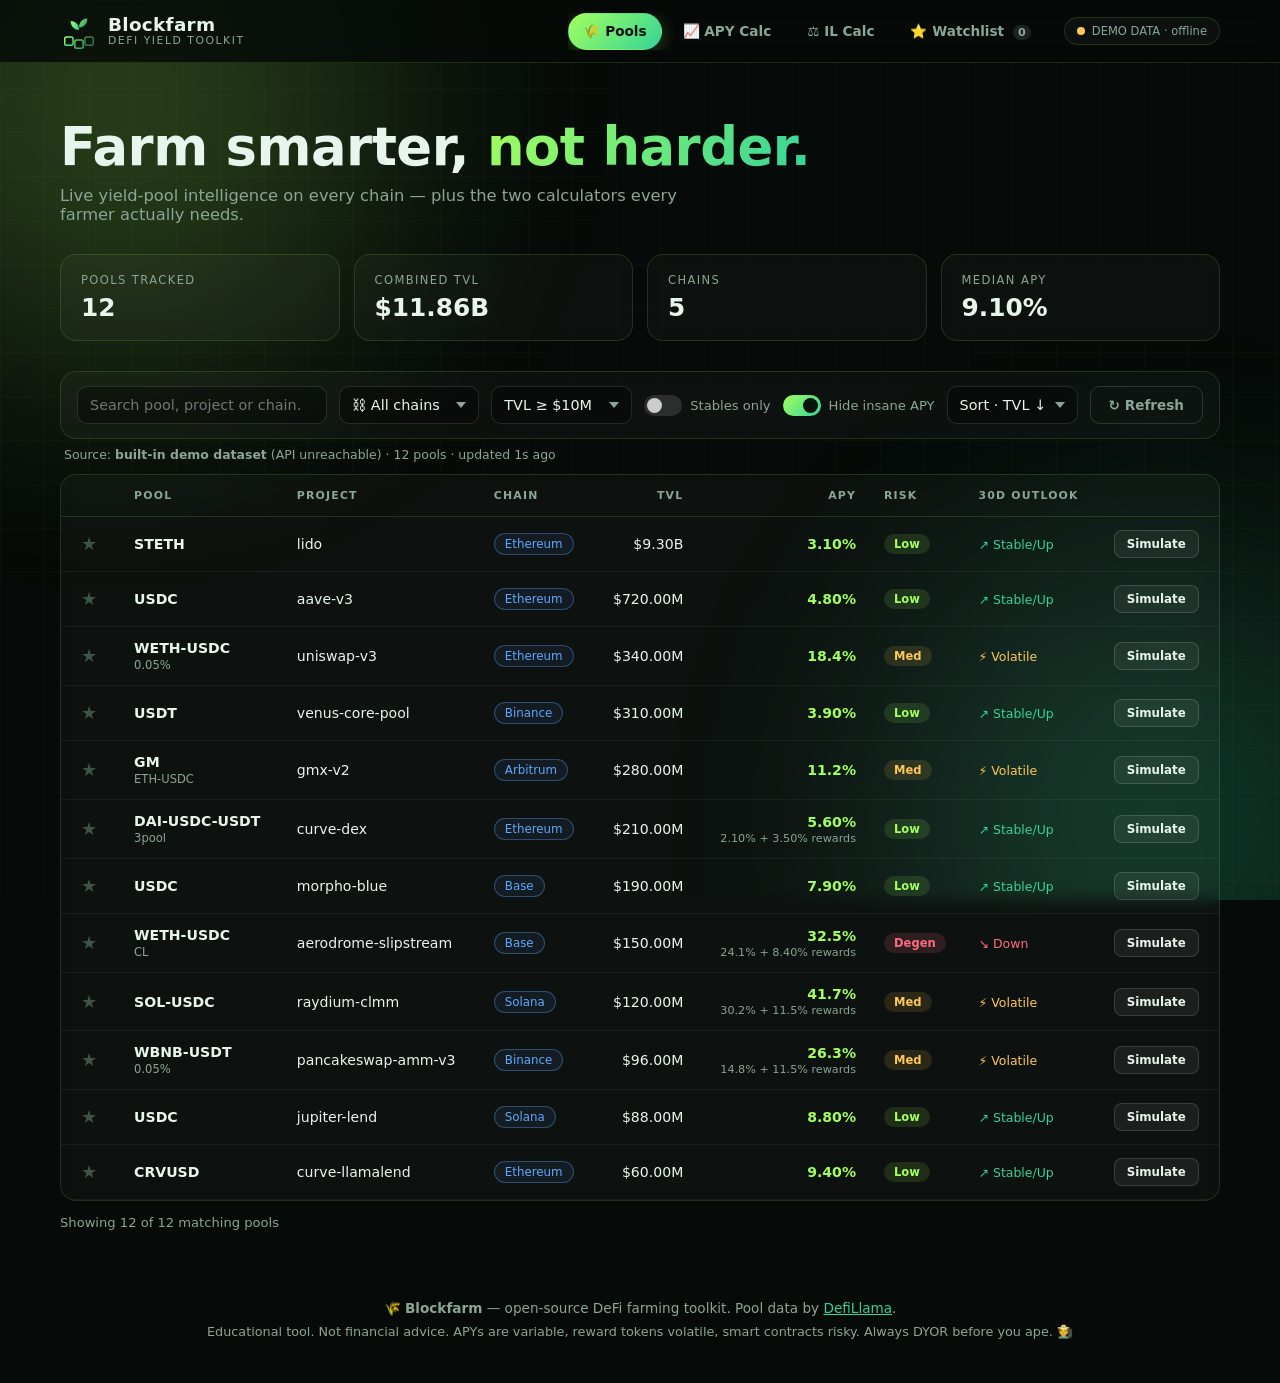
<file: index.html>
<!DOCTYPE html>
<html lang="en">
<head>
<meta charset="UTF-8"/>
<meta name="viewport" content="width=device-width, initial-scale=1"/>
<title>Blockfarm — DeFi Yield Farming Toolkit</title>
<meta name="description" content="Blockfarm: track live DeFi yield farming pools across every chain, simulate compound APY growth, and calculate impermanent loss. Free, open-source, no API keys."/>
<link rel="icon" type="image/svg+xml" href="assets/favicon.svg"/>
<link rel="stylesheet" href="assets/css/style.css"/>
</head>
<body>

<div class="bg-fx" aria-hidden="true">
  <span class="blob b1"></span>
  <span class="blob b2"></span>
  <div class="grid-overlay"></div>
</div>

<header class="site-header">
  <div class="wrap header-inner">
    <a class="brand" href="#top">
      <svg class="logo" viewBox="0 0 64 64" aria-hidden="true">
        <defs>
          <linearGradient id="lg" x1="0" y1="0" x2="1" y2="1">
            <stop offset="0" stop-color="#a3ff5e"/><stop offset="1" stop-color="#34d399"/>
          </linearGradient>
        </defs>
        <rect x="8"  y="42" width="14" height="14" rx="3" fill="none" stroke="url(#lg)" stroke-width="2.5"/>
        <rect x="25" y="47" width="14" height="14" rx="3" fill="none" stroke="url(#lg)" stroke-width="2.5" opacity=".75"/>
        <rect x="42" y="42" width="14" height="14" rx="3" fill="none" stroke="url(#lg)" stroke-width="2.5" opacity=".5"/>
        <path d="M32 46 C32 36 32 30 32 24" stroke="url(#lg)" stroke-width="2.5" fill="none" stroke-linecap="round"/>
        <path d="M32 30 C23 30 18 23 18 15 C26 15 32 21 32 30 Z" fill="url(#lg)"/>
        <path d="M32 26 C41 26 46 19 46 11 C38 11 32 17 32 26 Z" fill="url(#lg)" opacity=".8"/>
      </svg>
      <div class="brand-txt"><strong>Blockfarm</strong><small>DeFi Yield Toolkit</small></div>
    </a>

    <nav class="tabs" id="tabs">
      <button class="tab active" data-tab="pools">🌾 Pools</button>
      <button class="tab" data-tab="apy">📈 APY Calc</button>
      <button class="tab" data-tab="il">⚖️ IL Calc</button>
      <button class="tab" data-tab="watchlist">⭐ Watchlist <span class="pill" id="watchCount">0</span></button>
    </nav>

    <div class="net-badge" id="netBadge"><span class="dot"></span><span id="netLabel">connecting…</span></div>
  </div>
</header>

<main class="wrap" id="top">

  <section class="hero">
    <h1>Farm smarter, <span class="grad">not harder.</span></h1>
    <p class="sub">Live yield-pool intelligence on every chain — plus the two calculators every farmer actually needs.</p>
    <div class="stats">
      <div class="stat-card glass"><span class="stat-label">Pools tracked</span><span class="stat-value" id="statPools">—</span></div>
      <div class="stat-card glass"><span class="stat-label">Combined TVL</span><span class="stat-value" id="statTvl">—</span></div>
      <div class="stat-card glass"><span class="stat-label">Chains</span><span class="stat-value" id="statChains">—</span></div>
      <div class="stat-card glass"><span class="stat-label">Median APY</span><span class="stat-value" id="statApy">—</span></div>
    </div>
  </section>

  <!-- ==================== POOLS ==================== -->
  <section id="tab-pools" class="tab-panel active">
    <div class="toolbar glass">
      <div class="field grow"><input id="search" type="search" placeholder="Search pool, project or chain… (e.g. USDC, Aave, Arbitrum)" autocomplete="off"/></div>
      <div class="field"><select id="chainFilter"><option value="all">⛓ All chains</option></select></div>
      <div class="field"><select id="tvlFilter">
        <option value="0">Any TVL</option>
        <option value="1000000">TVL ≥ $1M</option>
        <option value="10000000" selected>TVL ≥ $10M</option>
        <option value="100000000">TVL ≥ $100M</option>
      </select></div>
      <label class="switch-lbl"><span class="switch"><input type="checkbox" id="stableFilter"/><span class="slider"></span></span> Stables only</label>
      <label class="switch-lbl"><span class="switch"><input type="checkbox" id="degenFilter" checked/><span class="slider"></span></span> Hide insane APY</label>
      <div class="field"><select id="sortBy">
        <option value="tvlUsd:desc">Sort · TVL ↓</option>
        <option value="apy:desc">Sort · APY ↓</option>
        <option value="apy:asc">Sort · APY ↑</option>
        <option value="symbol:asc">Sort · A–Z</option>
      </select></div>
      <button class="btn ghost" id="refreshBtn" title="Refetch live data">↻ Refresh</button>
    </div>
    <p class="data-status" id="dataStatus">Loading pools…</p>

    <div class="table-wrap glass">
      <table id="poolTable">
        <thead><tr>
          <th></th><th>Pool</th><th>Project</th><th>Chain</th>
          <th class="num">TVL</th><th class="num">APY</th><th>Risk</th><th>30d outlook</th><th></th>
        </tr></thead>
        <tbody id="poolRows"></tbody>
      </table>
      <div class="table-empty" id="tableEmpty" hidden>😢 No pools match your filters. Loosen up a little.</div>
    </div>
    <div class="table-foot">
      <span id="tableStatus">—</span>
      <button class="btn" id="loadMore">Load more 🚜</button>
    </div>
  </section>

  <!-- ==================== APY CALC ==================== -->
  <section id="tab-apy" class="tab-panel">
    <div class="panel-head">
      <h2>📈 Compound APY Simulator</h2>
      <p class="muted">See what your harvest looks like with different compounding frequencies. Tip: hit <em>Simulate</em> on any pool to auto-fill its APY.</p>
    </div>
    <div class="calc-grid">
      <div class="glass card form-card">
        <label>Initial deposit (USD)
          <input type="number" id="apyPrincipal" min="0" step="100" value="10000"/>
        </label>
        <label>Rate (% per year)
          <input type="number" id="apyRate" min="0" step="0.1" value="25"/>
        </label>
        <label>Compounding
          <select id="apyFreq">
            <option value="365" selected>Daily (365×/yr)</option>
            <option value="52">Weekly (52×/yr)</option>
            <option value="12">Monthly (12×/yr)</option>
            <option value="1">Yearly</option>
            <option value="0">No compounding (simple)</option>
          </select>
        </label>
        <label>Duration — <span id="apyMonthsLabel">12 months</span>
          <input type="range" id="apyMonths" min="3" max="60" step="3" value="12"/>
        </label>
      </div>
      <div class="glass card">
        <div class="res-grid">
          <div class="res"><span class="res-label">Final value</span><span class="res-value grad" id="resFinal">—</span></div>
          <div class="res"><span class="res-label">Total yield</span><span class="res-value" id="resProfit">—</span></div>
          <div class="res"><span class="res-label">Effective APY</span><span class="res-value" id="resEff">—</span></div>
          <div class="res"><span class="res-label">Avg / month</span><span class="res-value" id="resPerMonth">—</span></div>
        </div>
      </div>
    </div>
    <div class="glass card chart-card">
      <div id="apyChart"></div>
      <div class="legend">
        <span class="key"><i style="background:#a3ff5e"></i> Compounded</span>
        <span class="key"><i style="background:#5ea9ff"></i> No compounding</span>
      </div>
    </div>
  </section>

  <!-- ==================== IL CALC ==================== -->
  <section id="tab-il" class="tab-panel">
    <div class="panel-head">
      <h2>⚖️ Impermanent Loss Calculator</h2>
      <p class="muted">You provide 50/50 liquidity. One token's price moves. This is what it costs you vs. simply HODLing.</p>
    </div>
    <div class="calc-grid">
      <div class="glass card form-card">
        <label>Position size (USD)
          <input type="number" id="ilStart" min="0" step="100" value="10000"/>
        </label>
        <label>Token A price move (% vs. Token B)
          <input type="number" id="ilMove" step="5" value="100"/>
        </label>
        <div class="chips">
          <button class="chip" data-move="-75">−75%</button>
          <button class="chip" data-move="-50">−50%</button>
          <button class="chip" data-move="-25">−25%</button>
          <button class="chip" data-move="50">+50%</button>
          <button class="chip" data-move="100">+100%</button>
          <button class="chip" data-move="300">+300%</button>
        </div>
      </div>
      <div class="glass card">
        <div class="res-grid">
          <div class="res"><span class="res-label">Impermanent loss</span><span class="res-value red" id="ilResPct">—</span></div>
          <div class="res"><span class="res-label">LP position value</span><span class="res-value" id="ilResLp">—</span></div>
          <div class="res"><span class="res-label">If you just HODLed</span><span class="res-value" id="ilResHodl">—</span></div>
          <div class="res"><span class="res-label">LP vs HODL difference</span><span class="res-value" id="ilResDiff">—</span></div>
        </div>
      </div>
    </div>
    <div class="glass card chart-card">
      <div id="ilChart"></div>
      <div class="legend"><span class="key"><i style="background:#ff6b81"></i> IL % at price move (dot = your scenario)</span></div>
    </div>
  </section>

  <!-- ==================== WATCHLIST ==================== -->
  <section id="tab-watchlist" class="tab-panel">
    <div class="panel-head">
      <h2>⭐ Your Watchlist</h2>
      <p class="muted">Starred pools live in your browser's local storage — no account, no tracking, fully private.</p>
    </div>
    <div class="table-wrap glass" id="wlWrap">
      <table>
        <thead><tr>
          <th></th><th>Pool</th><th>Project</th><th>Chain</th>
          <th class="num">TVL</th><th class="num">APY</th><th>Risk</th><th>30d outlook</th><th></th>
        </tr></thead>
        <tbody id="wlRows"></tbody>
      </table>
      <div class="table-empty" id="wlEmpty" hidden>🌱 Empty field. Go star some pools in the <strong>Pools</strong> tab.</div>
    </div>
    <p class="data-status" id="wlStatus"></p>
  </section>

</main>

<footer class="wrap footer">
  <p>🌾 <strong>Blockfarm</strong> — open-source DeFi farming toolkit. Pool data by <a href="https://defillama.com" target="_blank" rel="noopener">DefiLlama</a>.</p>
  <p class="muted small">Educational tool. Not financial advice. APYs are variable, reward tokens volatile, smart contracts risky. Always DYOR before you ape. 🧑‍🌾</p>
</footer>

<div class="toast" id="toast" role="status"></div>

<script src="assets/js/app.js"></script>
</body>
</html>
</file>
<file: assets/css/style.css>
/* ============================================================
   Blockfarm — style.css
   Dark farm-terminal aesthetic · zero dependencies
   ============================================================ */

:root{
  --bg:#060a08;
  --panel:rgba(255,255,255,.032);
  --panel-border:rgba(163,255,94,.14);
  --accent:#a3ff5e;
  --accent2:#34d399;
  --blue:#5ea9ff;
  --red:#ff6b81;
  --amber:#ffc857;
  --text:#e8f5ec;
  --muted:#8ba596;
  --radius:16px;
  --font:'Segoe UI',system-ui,-apple-system,Roboto,'Helvetica Neue',Arial,sans-serif;
}

*{box-sizing:border-box;margin:0;padding:0}
html{scroll-behavior:smooth}
body{
  background:var(--bg);
  color:var(--text);
  font-family:var(--font);
  min-height:100vh;
  overflow-x:hidden;
}

/* ---------- background fx ---------- */
.bg-fx{position:fixed;inset:0;z-index:-1;overflow:hidden}
.blob{position:absolute;width:520px;height:520px;border-radius:50%;filter:blur(130px);opacity:.22;animation:float 16s ease-in-out infinite alternate}
.b1{background:var(--accent);top:-160px;left:-140px}
.b2{background:var(--accent2);bottom:-180px;right:-140px;animation-delay:-8s}
@keyframes float{from{transform:translate(0,0) scale(1)}to{transform:translate(60px,40px) scale(1.15)}}
.grid-overlay{
  position:absolute;inset:0;opacity:.05;
  background-image:linear-gradient(rgba(163,255,94,.5) 1px,transparent 1px),
                   linear-gradient(90deg,rgba(163,255,94,.5) 1px,transparent 1px);
  background-size:44px 44px;
}

.wrap{max-width:1200px;margin:0 auto;padding:0 20px}

/* ---------- header ---------- */
.site-header{
  position:sticky;top:0;z-index:50;
  background:rgba(6,10,8,.82);
  backdrop-filter:blur(14px);-webkit-backdrop-filter:blur(14px);
  border-bottom:1px solid var(--panel-border);
}
.header-inner{display:flex;align-items:center;gap:18px;padding:12px 20px;flex-wrap:wrap}
.brand{display:flex;align-items:center;gap:10px;text-decoration:none;color:var(--text)}
.logo{width:38px;height:38px;flex:none}
.brand-txt{line-height:1.1}
.brand-txt strong{font-size:1.15rem;letter-spacing:.3px}
.brand-txt small{display:block;color:var(--muted);font-size:.68rem;text-transform:uppercase;letter-spacing:1.5px}

.tabs{display:flex;gap:6px;margin-left:auto;overflow-x:auto;scrollbar-width:none}
.tabs::-webkit-scrollbar{display:none}
.tab{
  border:1px solid transparent;background:transparent;color:var(--muted);
  font:600 .85rem var(--font);padding:9px 14px;border-radius:999px;cursor:pointer;
  transition:.18s;white-space:nowrap;
}
.tab:hover{color:var(--text);background:rgba(255,255,255,.05)}
.tab.active{
  color:#08130b;background:linear-gradient(135deg,var(--accent),var(--accent2));
  box-shadow:0 4px 18px rgba(163,255,94,.25);
}
.pill{display:inline-block;min-width:18px;padding:1px 5px;margin-left:4px;border-radius:999px;background:rgba(0,0,0,.25);font-size:.7rem}
.tab:not(.active) .pill{background:rgba(255,255,255,.1)}

.net-badge{
  display:flex;align-items:center;gap:7px;font-size:.72rem;color:var(--muted);
  border:1px solid var(--panel-border);border-radius:999px;padding:6px 12px;background:var(--panel);
}
.net-badge .dot{width:8px;height:8px;border-radius:50%;background:var(--amber);animation:pulse 1.6s infinite}
.net-badge.live .dot{background:var(--accent)}
.net-badge.demo .dot{background:var(--amber)}
@keyframes pulse{0%,100%{opacity:1}50%{opacity:.35}}

/* ---------- hero ---------- */
.hero{padding:56px 0 30px}
.hero h1{font-size:clamp(2rem,5vw,3.3rem);letter-spacing:-.5px;line-height:1.05}
.grad{background:linear-gradient(120deg,var(--accent),var(--accent2));-webkit-background-clip:text;background-clip:text;color:transparent}
.hero .sub{color:var(--muted);margin-top:12px;font-size:1.02rem;max-width:640px}

.stats{display:grid;grid-template-columns:repeat(4,1fr);gap:14px;margin-top:30px}
.stat-card{padding:18px 20px}
.stat-label{display:block;color:var(--muted);font-size:.72rem;text-transform:uppercase;letter-spacing:1.4px}
.stat-value{display:block;font-size:1.55rem;font-weight:700;margin-top:6px;font-variant-numeric:tabular-nums}

/* ---------- glass cards ---------- */
.glass{
  background:var(--panel);
  border:1px solid var(--panel-border);
  border-radius:var(--radius);
  backdrop-filter:blur(8px);-webkit-backdrop-filter:blur(8px);
}

/* ---------- tab panels ---------- */
.tab-panel{display:none;padding-bottom:14px}
.tab-panel.active{display:block;animation:fadeUp .35s ease}
@keyframes fadeUp{from{opacity:0;transform:translateY(10px)}to{opacity:1;transform:none}}
.panel-head{margin:8px 0 18px}
.panel-head h2{font-size:1.5rem;letter-spacing:-.3px}
.muted{color:var(--muted)}
.small{font-size:.8rem}

/* ---------- toolbar ---------- */
.toolbar{display:flex;flex-wrap:wrap;gap:12px;align-items:center;padding:14px 16px;margin-bottom:6px}
.field.grow{flex:1;min-width:220px}
input,select{
  width:100%;background:rgba(0,0,0,.35);border:1px solid rgba(255,255,255,.12);
  color:var(--text);border-radius:10px;padding:10px 12px;font:.9rem var(--font);
  outline:none;transition:.15s;
}
input:focus,select:focus{border-color:var(--accent);box-shadow:0 0 0 3px rgba(163,255,94,.15)}
select{appearance:none;background-image:url("data:image/svg+xml,%3Csvg xmlns='http://www.w3.org/2000/svg' width='10' height='6'%3E%3Cpath d='M0 0l5 6 5-6' fill='%238ba596'/%3E%3C/svg%3E");background-repeat:no-repeat;background-position:right 12px center;padding-right:30px;cursor:pointer}
select option{background:#0b120e}

.switch-lbl{display:flex;align-items:center;gap:8px;color:var(--muted);font-size:.82rem;cursor:pointer;user-select:none}
.switch{position:relative;display:inline-block;width:38px;height:21px;flex:none}
.switch input{position:absolute;opacity:0;width:100%;height:100%;cursor:pointer;margin:0}
.slider{position:absolute;inset:0;background:rgba(255,255,255,.12);border-radius:999px;transition:.2s;pointer-events:none}
.slider::before{content:"";position:absolute;width:15px;height:15px;left:3px;top:3px;border-radius:50%;background:#ccc;transition:.2s}
.switch input:checked + .slider{background:linear-gradient(135deg,var(--accent),var(--accent2))}
.switch input:checked + .slider::before{transform:translateX(17px);background:#08130b}

.btn{
  border:none;border-radius:10px;padding:10px 18px;cursor:pointer;
  font:700 .85rem var(--font);color:#08130b;
  background:linear-gradient(135deg,var(--accent),var(--accent2));
  transition:.15s;box-shadow:0 4px 16px rgba(163,255,94,.18);
}
.btn:hover{transform:translateY(-1px);box-shadow:0 6px 22px rgba(163,255,94,.3)}
.btn.ghost{background:transparent;color:var(--muted);border:1px solid rgba(255,255,255,.14);box-shadow:none}
.btn.ghost:hover{color:var(--text);border-color:var(--accent)}

.data-status{color:var(--muted);font-size:.78rem;margin:8px 4px 12px}

/* ---------- table ---------- */
.table-wrap{overflow-x:auto}
table{width:100%;border-collapse:collapse;min-width:820px}
thead th{
  text-align:left;font-size:.68rem;text-transform:uppercase;letter-spacing:1.2px;
  color:var(--muted);padding:14px;border-bottom:1px solid var(--panel-border);white-space:nowrap;
}
tbody td{padding:13px 14px;border-bottom:1px solid rgba(255,255,255,.05);font-size:.88rem;vertical-align:middle}
tbody tr:hover{background:rgba(163,255,94,.045)}
.num{text-align:right;font-variant-numeric:tabular-nums;white-space:nowrap}
.pool-name{font-weight:600}
.pool-sub{color:var(--muted);font-size:.72rem;margin-top:2px}
.chain{
  display:inline-block;padding:3px 10px;border-radius:999px;font-size:.74rem;
  border:1px solid rgba(94,169,255,.35);color:var(--blue);background:rgba(94,169,255,.08);white-space:nowrap;
}
.apy{font-weight:700;color:var(--accent)}
.apy-sub{display:block;color:var(--muted);font-size:.7rem;font-weight:400;margin-top:2px}

.risk{display:inline-block;padding:3px 10px;border-radius:999px;font-size:.72rem;font-weight:700}
.risk.low{background:rgba(163,255,94,.12);color:var(--accent)}
.risk.med{background:rgba(255,200,87,.12);color:var(--amber)}
.risk.degen{background:rgba(255,107,129,.14);color:var(--red)}

.pred{font-size:.78rem;white-space:nowrap}
.pred.up{color:var(--accent2)}
.pred.down{color:var(--red)}
.pred.vol{color:var(--amber)}

.star{background:none;border:none;color:#3d5449;font-size:1.15rem;cursor:pointer;transition:.15s;padding:2px 6px}
.star:hover{transform:scale(1.25);color:var(--amber)}
.star.on{color:var(--amber);text-shadow:0 0 12px rgba(255,200,87,.55)}

.mini-btn{
  background:rgba(255,255,255,.06);border:1px solid rgba(255,255,255,.14);color:var(--text);
  border-radius:8px;padding:6px 12px;font:600 .74rem var(--font);cursor:pointer;transition:.15s;white-space:nowrap;
}
.mini-btn:hover{border-color:var(--accent);color:var(--accent)}

.table-empty{padding:48px 20px;text-align:center;color:var(--muted)}
.table-foot{display:flex;align-items:center;justify-content:space-between;gap:14px;margin-top:14px;color:var(--muted);font-size:.82rem;flex-wrap:wrap}

/* ---------- calculators ---------- */
.calc-grid{display:grid;grid-template-columns:340px 1fr;gap:16px;margin-bottom:16px}
.card{padding:20px}
.form-card{display:flex;flex-direction:column;gap:16px}
.form-card label{display:flex;flex-direction:column;gap:8px;font:600 .8rem var(--font);color:var(--muted)}
.form-card input,.form-card select{font-size:1rem}
input[type=range]{accent-color:var(--accent);padding:0;cursor:pointer}
#apyMonthsLabel{color:var(--accent);font-weight:700}

.res-grid{display:grid;grid-template-columns:repeat(2,1fr);gap:14px;height:100%}
.res{background:rgba(0,0,0,.25);border:1px solid rgba(255,255,255,.07);border-radius:12px;padding:16px}
.res-label{display:block;color:var(--muted);font-size:.7rem;text-transform:uppercase;letter-spacing:1.2px}
.res-value{display:block;font-size:1.4rem;font-weight:700;margin-top:6px;font-variant-numeric:tabular-nums}
.res-value.red{color:var(--red)}

.chart-card{padding:14px 18px 16px}
.chart-card svg{width:100%;height:auto;display:block}
.legend{display:flex;gap:20px;justify-content:center;color:var(--muted);font-size:.78rem;padding-top:8px}
.key i{display:inline-block;width:12px;height:12px;border-radius:3px;margin-right:6px;vertical-align:-1px}

.chips{display:flex;flex-wrap:wrap;gap:8px}
.chip{
  background:rgba(255,255,255,.06);border:1px solid rgba(255,255,255,.12);color:var(--muted);
  border-radius:999px;padding:7px 14px;font:600 .78rem var(--font);cursor:pointer;transition:.15s;
}
.chip:hover{border-color:var(--accent);color:var(--accent)}

/* ---------- footer ---------- */
.footer{text-align:center;color:var(--muted);padding:56px 20px 36px;font-size:.85rem}
.footer a{color:var(--accent2)}
.footer p{margin-bottom:8px}

/* ---------- toast ---------- */
.toast{
  position:fixed;bottom:26px;left:50%;transform:translateX(-50%) translateY(80px);
  background:#0f1a13;border:1px solid var(--panel-border);color:var(--text);
  padding:11px 22px;border-radius:999px;font-size:.85rem;box-shadow:0 10px 30px rgba(0,0,0,.5);
  opacity:0;transition:.3s;z-index:99;pointer-events:none;
}
.toast.show{opacity:1;transform:translateX(-50%) translateY(0)}

/* ---------- responsive ---------- */
@media (max-width:860px){
  .stats{grid-template-columns:repeat(2,1fr)}
  .calc-grid{grid-template-columns:1fr}
  .header-inner{gap:12px}
  .tabs{margin-left:0;width:100%;order:3}
  .net-badge{margin-left:auto}
}
</file>
